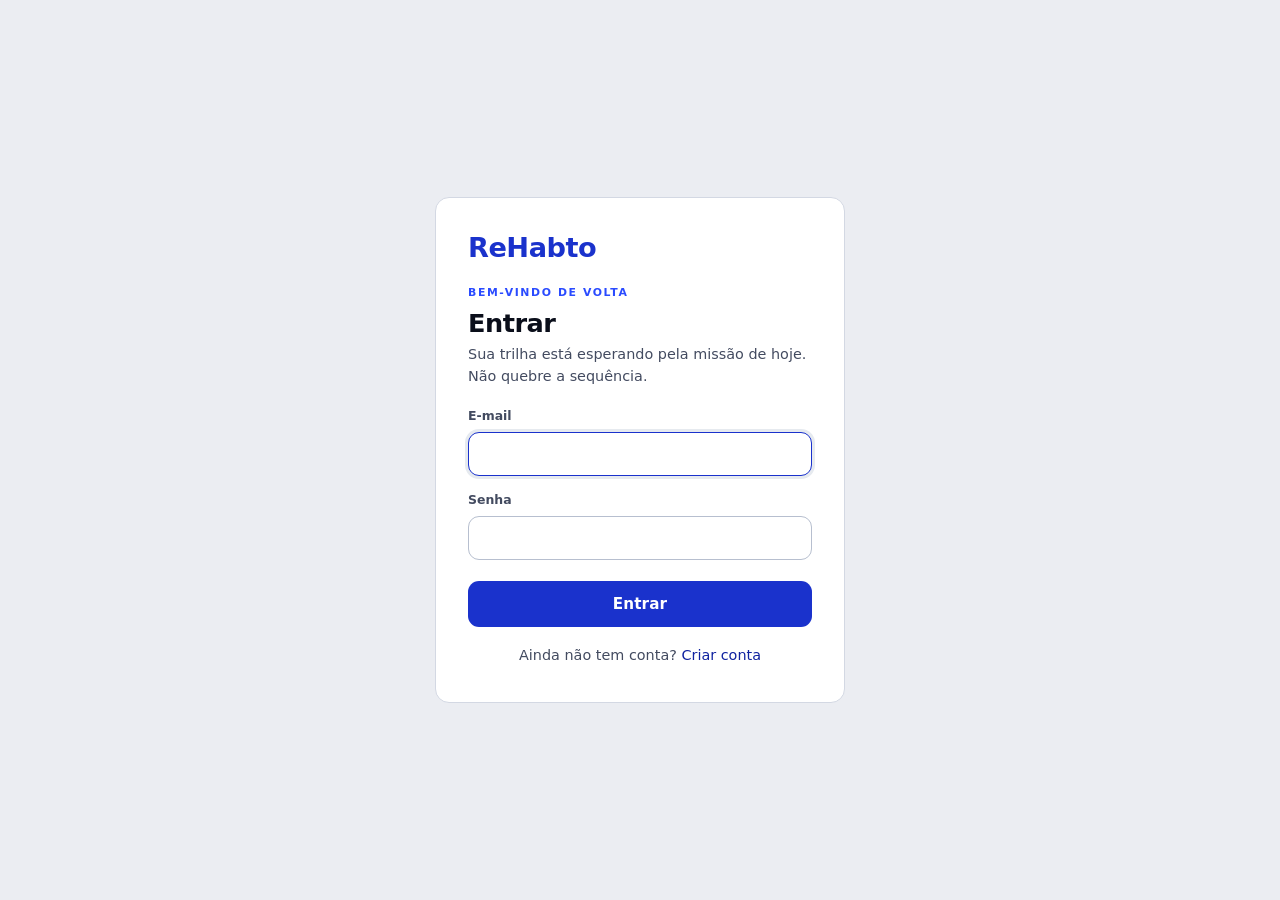
<file: docs/index.html>
<!DOCTYPE html>
<html lang="pt-br">
<head>
    <meta charset="UTF-8">
    <meta name="viewport" content="width=device-width, initial-scale=1.0">
    <title>ReHabto</title>
    <link rel="stylesheet" href="style.css?v=8">
</head>
<body>
    <div id="root"></div>
    <script src="app.js?v=8"></script>
</body>
</html>
</file>
<file: docs/style.css>
/* ==========================================================================
   ReHabto — design minimalista claro
   Branco + azul-escuro + preto. Superfícies planas, sem brilho/glow.
   Ícones SVG (ver _icons.html). Fontes de sistema (offline no .exe).
   ========================================================================== */

:root {
    --bg:        #EBEDF2;   /* fundo do app */
    --surface:   #FFFFFF;   /* cards */
    --surface-2: #F3F5F9;

    --ink:       #0A0E1A;   /* quase preto, forte */
    --ink-soft:  #434B60;
    --ink-dim:   #828B9F;

    --navy:      #1A32CC;   /* cobalto forte (primário) */
    --navy-2:    #1023A0;
    --blue:      #3355FF;
    --blue-soft: #E2E7FF;

    --accent:    #2A4BFF;   /* destaque azul (não-laranja) */
    --accent-bg: #E2E7FF;

    --good:      #0E9E4B;   /* verde forte */
    --good-bg:   #D8F3E2;
    --bad:       #E11D48;   /* vermelho forte */
    --bad-bg:    #FCE0E7;
    --amber:     #0EA5E9;   /* dia de hoje — azul claro (era laranja) */
    --gold:      #C6890F;   /* tesouro */

    --line:      #D3D8E3;
    --line-2:    #B7BFCF;

    --radius:    14px;
    --radius-sm: 11px;
    --font:      "Segoe UI Variable", "Segoe UI", system-ui, -apple-system, "Inter",
                 "Helvetica Neue", Arial, sans-serif;
}

* { box-sizing: border-box; margin: 0; padding: 0; }
html, body { height: 100%; }

body {
    font-family: var(--font);
    color: var(--ink);
    background: var(--bg);
    -webkit-font-smoothing: antialiased;
    line-height: 1.5;
}

h1 { font-size: 1.6rem; font-weight: 800; letter-spacing: -.5px; line-height: 1.12; }
h3 { font-size: 1rem; font-weight: 650; }
a  { color: var(--navy-2); text-decoration: none; }
a:hover { color: var(--blue); }

.eyebrow {
    display: inline-flex; align-items: center; gap: 7px;
    text-transform: uppercase;
    font-size: .68rem; font-weight: 800; letter-spacing: 1.6px;
    color: var(--accent); margin-bottom: 8px;
}

/* Ícones */
.ico { width: 20px; height: 20px; flex: 0 0 auto; vertical-align: middle; }
.ico-sm { width: 16px; height: 16px; }
.ico-lg { width: 28px; height: 28px; }

/* ============================ Botões (flat, sem glow) ==================== */

.btn {
    display: inline-flex; align-items: center; justify-content: center; gap: 9px;
    width: 100%;
    padding: 13px 20px;
    border: 1px solid transparent;
    border-radius: var(--radius-sm);
    background: var(--navy);
    color: #fff;
    font-family: inherit; font-size: .95rem; font-weight: 650;
    letter-spacing: .1px; cursor: pointer;
    transition: background .15s ease, border-color .15s ease, color .15s ease;
    user-select: none;
}
.btn:hover { background: var(--navy-2); }
.btn:active { transform: translateY(1px); }
.btn .ico { width: 18px; height: 18px; }

.btn-primary { background: var(--navy); }
.btn-primary:hover { background: var(--navy-2); }

.btn-good  { background: var(--good); }
.btn-good:hover  { background: #1b8a4c; }
.btn-brick { background: var(--bad); }
.btn-brick:hover { background: #bf3d52; }

.btn-outline {
    background: var(--surface); color: var(--navy);
    border-color: var(--line-2);
}
.btn-outline:hover { background: var(--surface-2); border-color: var(--navy); color: var(--navy); }

.btn-ghost {
    background: transparent; color: var(--ink-soft); border-color: var(--line-2);
}
.btn-ghost:hover { color: var(--ink); border-color: var(--ink-dim); }

/* ============================ Telas centradas =========================== */

.auth-wrap, .plano-wrap, .lock-wrap, .foco-wrap {
    min-height: 100vh; display: grid; place-items: center; padding: 32px 18px;
}

.card, .auth-card, .plano-card, .foco-card, .lock-card,
.trilha-card, .acoes-card, .tabela-card, .cal-card {
    background: var(--surface);
    border: 1px solid var(--line);
    border-radius: var(--radius);
}

.auth-card { width: 100%; max-width: 410px; padding: 36px 32px; animation: fade .35s ease both; }
.auth-card h1 { margin-bottom: 4px; }

/* Marca */
.brand-mark { display: flex; align-items: center; gap: 9px; font-weight: 750; font-size: 1.1rem; letter-spacing: -.3px; margin-bottom: 18px; color: var(--ink); }
.brand-mark .logo, .sidebar .brand .logo {
    width: 34px; height: 34px; border-radius: 9px;
    display: grid; place-items: center; color: #fff; background: var(--navy);
}
.brand-mark .logo .ico, .sidebar .brand .logo .ico { width: 19px; height: 19px; }
.brand-mark .dot, .sidebar .brand .dot { color: var(--navy-2); }

/* Marca: a letra "J" (logo + título) */
.marca-j { display: inline-flex; align-items: center; line-height: 1; }
.marca-j .mj-letra { font-size: 1.7rem; font-weight: 900; color: var(--navy); letter-spacing: -.5px; }
/* Versão compacta na sidebar */
.sidebar .brand .marca-j .mj-letra { font-size: 1.7rem; }

/* Formulários */
.field { margin-bottom: 15px; }
.field label { display: block; font-size: .78rem; font-weight: 600; color: var(--ink-soft); margin-bottom: 6px; }
.field input,
input[type="number"], input[type="text"], input[type="email"], input[type="tel"], input[type="password"] {
    width: 100%; padding: 12px 14px;
    border-radius: var(--radius-sm);
    border: 1px solid var(--line-2);
    background: var(--surface); color: var(--ink);
    font-family: inherit; font-size: .95rem;
    transition: border-color .15s ease, box-shadow .15s ease;
}
input:focus { outline: none; border-color: var(--navy); box-shadow: 0 0 0 3px rgba(18,48,95,.10); }
.row-2 { display: grid; grid-template-columns: 1fr 1fr; gap: 12px; }
.auth-card .btn { margin-top: 6px; }
.auth-switch { margin-top: 18px; text-align: center; font-size: .9rem; color: var(--ink-soft); }
.hint { font-size: .74rem; color: var(--ink-dim); margin-top: 6px; }
.desc { color: var(--ink-soft); font-size: .9rem; margin: 6px 0 20px; }

/* ============================ App shell ================================= */

/* ============================ Aba superior (topbar) ==================== */

.topbar {
    position: sticky; top: 0; z-index: 20;
    display: flex; align-items: center; gap: 22px;
    padding: 9px 26px;
    background: var(--surface);
    border-bottom: 1px solid var(--line);
}
.tb-brand { display: inline-flex; align-items: center; }
.tb-brand .marca-j .mj-letra { font-size: 1.7rem; }

.tb-tabs { display: flex; gap: 6px; }
.tab {
    display: inline-flex; align-items: center; gap: 9px;
    padding: 10px 18px; border-radius: 999px;
    color: var(--ink-soft); font-weight: 700; font-size: .92rem;
    border: 1px solid transparent;
    transition: background .15s ease, color .15s ease, border-color .15s ease;
}
.tab .ico { width: 18px; height: 18px; }
.tab:hover { background: var(--surface-2); color: var(--ink); }
/* Azul sólido só quando selecionada */
.tab.ativa { background: var(--blue); color: #fff; border-color: var(--blue); }
.tab.ativa:hover { background: var(--blue); color: #fff; }
.tab.ativa .ico { color: #fff; }

.tb-user { margin-left: auto; display: inline-flex; align-items: center; gap: 14px; font-size: .86rem; color: var(--ink-soft); }
.tb-recomecar {
    display: inline-flex; align-items: center; gap: 7px;
    padding: 8px 14px; border-radius: 999px; cursor: pointer;
    background: var(--ink); color: #fff; border: 0;
    font-family: inherit; font-weight: 800; font-size: .82rem; letter-spacing: .2px;
    transition: filter .15s ease;
}
.tb-recomecar:hover { filter: brightness(1.06); }
.tb-recomecar .ico { width: 16px; height: 16px; }
.tb-nome { font-weight: 700; color: var(--ink); }
.tb-sair { display: inline-flex; align-items: center; color: var(--ink-soft); }
.tb-sair .ico { width: 19px; height: 19px; }
.tb-sair:hover { color: var(--bad); }

.main { max-width: 900px; margin: 0 auto; padding: 30px 28px; animation: fade .3s ease both; }

/* Aviso de "somente leitura" quando bloqueado */
.lock-note {
    display: flex; align-items: center; gap: 10px;
    background: var(--surface); border: 1px solid var(--line-2);
    border-left: 4px solid var(--ink-soft);
    border-radius: var(--radius-sm); padding: 12px 16px; margin-bottom: 18px;
    font-size: .86rem; color: var(--ink-soft); font-weight: 600;
}
.lock-note .ico { width: 18px; height: 18px; flex: 0 0 auto; }
.lock-note span { flex: 1; }
.lock-note a { white-space: nowrap; font-weight: 700; }

/* ============================ Cabeçalho ================================ */

.page-head { display: flex; align-items: center; justify-content: space-between; gap: 16px; margin-bottom: 22px; }
.stat-row { display: flex; gap: 10px; }
.stat-pill {
    display: inline-flex; align-items: center; gap: 8px;
    background: var(--surface); border: 1px solid var(--line);
    border-radius: var(--radius-sm); padding: 9px 13px;
    font-weight: 600; font-size: .78rem; color: var(--ink-soft);
}
.stat-pill .ico { width: 17px; height: 17px; color: var(--ink-dim); }
.stat-pill .n { font-size: 1.05rem; font-weight: 750; color: var(--ink); }
.stat-pill.flame .ico { color: var(--amber); }
.stat-pill.pts .ico { color: var(--navy-2); }

/* Título de seção */
.sec-titulo { display: flex; align-items: center; gap: 9px; font-size: 1rem; font-weight: 700; color: var(--ink); margin-bottom: 14px; }
.sec-titulo .ico { width: 19px; height: 19px; color: var(--navy-2); }
.sec-titulo .sub { margin-left: auto; font-size: .76rem; font-weight: 500; color: var(--ink-dim); }

.bloco { margin-bottom: 22px; }
.trilha-card, .acoes-card, .cal-card, .ofensiva-card { padding: 22px 24px; }

/* ============================ Engajamento (ofensiva / marcos / congeladores) === */
.ofensiva-card { display: flex; flex-direction: column; gap: 14px; }
.of-hero { display: flex; align-items: center; gap: 16px; }
.of-flame { display: inline-flex; align-items: center; gap: 4px; }
.of-flame .ico { width: 46px; height: 46px; color: #FF6A1A; fill: rgba(255,106,26,.14); filter: drop-shadow(0 2px 6px rgba(255,106,26,.35)); }
.of-num { font-size: 2.4rem; font-weight: 900; letter-spacing: -1.5px; color: var(--ink); line-height: 1; }
.of-info .of-label { font-weight: 700; color: var(--ink); font-size: .95rem; }
.of-info .of-meta { font-size: .82rem; color: var(--ink-soft); margin-top: 3px; display: inline-flex; align-items: center; gap: 4px; flex-wrap: wrap; }
.of-escudos { display: inline-flex; align-items: center; gap: 4px; font-weight: 700; color: var(--blue); }
.of-escudos .ico { width: 15px; height: 15px; }

.of-medalhas { display: flex; gap: 10px; flex-wrap: wrap; }
.medalha { display: inline-flex; align-items: center; gap: 5px; padding: 6px 12px; border-radius: 999px; font-weight: 800; font-size: .8rem; border: 1px solid var(--line-2); }
.medalha .ico { width: 16px; height: 16px; }
.medalha.ganha { background: var(--blue-soft); color: var(--navy); border-color: transparent; }
.medalha.ganha .ico { color: var(--gold); fill: rgba(198,137,15,.2); }
.medalha.bloqueada { color: var(--ink-dim); opacity: .65; }
.medalha.bloqueada .ico { color: var(--ink-dim); }

.frase-dia { font-style: italic; color: var(--ink-soft); font-size: .9rem; border-top: 1px solid var(--line); padding-top: 12px; }

.of-risco { display: flex; align-items: center; gap: 9px; margin-bottom: 16px; padding: 12px 16px; border-radius: var(--radius-sm);
    background: var(--surface); border: 1px solid var(--line-2); border-left: 4px solid #FF6A1A; color: var(--ink); font-weight: 700; font-size: .9rem; }
.of-risco .ico { width: 19px; height: 19px; color: #FF6A1A; fill: rgba(255,106,26,.15); flex: 0 0 auto; }

/* feedback na tela de bloqueio */
.lock-ofensiva { display: inline-flex; align-items: center; gap: 7px; justify-content: center; font-size: 1.05rem; font-weight: 800; color: var(--ink); margin-bottom: 8px; }
.lock-ofensiva .ico { width: 22px; height: 22px; color: #FF6A1A; fill: rgba(255,106,26,.15); }
.lock-ofensiva b { color: #FF6A1A; font-size: 1.2em; }
.lock-escudo { color: var(--blue); display: inline-flex; align-items: center; gap: 3px; font-size: .85rem; }
.lock-escudo .ico { width: 15px; height: 15px; }
.lock-marco, .lock-protegido { display: inline-flex; align-items: center; gap: 7px; justify-content: center; font-weight: 700; font-size: .9rem; margin: 0 auto 8px; padding: 8px 14px; border-radius: 999px; }
.lock-marco { background: var(--blue-soft); color: var(--navy); }
.lock-marco .ico { color: var(--gold); width: 18px; height: 18px; }
.lock-protegido { background: #E6F4FF; color: #0b5cad; }
.lock-protegido .ico { width: 17px; height: 17px; }

/* ============================ Card de ações (topo) ===================== */

.acoes-card { text-align: center; }
.missao-icone {
    width: 56px; height: 56px; margin: 0 auto 12px; border-radius: 14px;
    display: grid; place-items: center; color: var(--navy); background: var(--blue-soft);
}
.missao-icone .ico { width: 28px; height: 28px; }
.missao { font-size: 1.15rem; font-weight: 700; }
.missao-detalhe { color: var(--ink-soft); font-size: .9rem; margin: 6px 0 20px; }
.timer-chip {
    display: flex; align-items: center; justify-content: center; gap: 10px; flex-wrap: wrap;
    max-width: 420px; margin: 0 auto 16px;
    padding: 10px 16px; border-radius: 999px;
    background: var(--blue-soft); border: 1px solid var(--line-2);
    color: var(--navy); font-weight: 700; font-size: .88rem;
}
.timer-chip .ico { width: 17px; height: 17px; color: var(--blue); }
.timer-chip b { font-variant-numeric: tabular-nums; }
.timer-chip a { font-weight: 700; }

.acoes-botoes { display: flex; flex-direction: column; gap: 10px; max-width: 380px; margin: 0 auto; }
.acoes-secundarias { max-width: 380px; margin: 10px auto 0; }

.status-feito {
    display: flex; align-items: center; gap: 13px; text-align: left;
    background: var(--good-bg); border: 1px solid #CDEBD9;
    border-radius: var(--radius-sm); padding: 16px 18px;
    color: var(--ink); font-size: .92rem;
}
.status-feito.falhou { background: var(--bad-bg); border-color: #F3D2D8; }
.status-feito .badge { width: 34px; height: 34px; flex: 0 0 auto; border-radius: 9px; display: grid; place-items: center; color: #fff; background: var(--good); }
.status-feito.falhou .badge { background: var(--bad); }
.status-feito .badge .ico { width: 20px; height: 20px; }

/* ---- Aviso de desistência: sem fundo, animação solta ---- */
.status-feito.falhou.fogo-aviso {
    gap: 22px; padding: 14px 4px; text-align: left;
    background: none; border: none; box-shadow: none;
}
.fogo-aviso .txt .titulo-fogo { font-size: 1.4rem; font-weight: 800; letter-spacing: -.3px; line-height: 1.2; }
.fogo-aviso .txt .sub-fogo { color: var(--ink-soft); font-size: 1rem; margin-top: 5px; }

/* Estado inicial: fogo apagado e texto escondido (a sequência JS revela) */
.fogo-aviso .fogo { opacity: 0; transform: scale(.3); }
.fogo-aviso .fogo.aceso { animation: acender .75s cubic-bezier(.2,.9,.3,1.5) forwards; }
.fogo-aviso .txt { opacity: 0; transform: translateY(12px); }
.fogo-aviso .txt.revelar { animation: revelar-txt .6s ease forwards; }

/* Clarão do acendimento */
.fogo .flare {
    position: absolute; bottom: 4px; left: calc(50% - 8px); width: 96px; height: 96px; margin-left: -48px;
    border-radius: 50%; opacity: 0; pointer-events: none;
    background: radial-gradient(circle, rgba(255,180,70,.75), rgba(255,120,30,.30) 42%, transparent 70%);
}
.fogo.aceso .flare { animation: flare .85s ease-out; }

/* Palavra "DESISTIU" em evidência */
.fogo-aviso .titulo-fogo .destaque {
    color: var(--bad); font-weight: 900; font-size: 1.22em; letter-spacing: .5px;
}
.fogo-aviso.congelou .titulo-fogo { color: #2C6FB0; }

/* Congelamento (estado "desistiu"): a chama PARA, fica AZUL e um cristal de gelo se forma em volta */
.fogo .chama, .fogo .brasa { transition: background .7s ease, box-shadow .7s ease; }
.fogo.congelando .chama,
.fogo.congelando .brasa { animation-play-state: paused; }        /* chama totalmente parada */
.fogo.congelando .c1 { background: #4F9FE6; box-shadow: 0 0 24px 6px rgba(79,159,230,.45); }
.fogo.congelando .c2 { background: #8AC6F2; }
.fogo.congelando .c3 { background: #DCEFFF; }
.fogo.congelando .brasa { background: radial-gradient(ellipse, rgba(120,180,235,.5), transparent 70%); }

/* Cristal de gelo facetado, centralizado sobre a chama */
.fogo .pedra-gelo {
    position: absolute; left: 50%; top: 46px; margin: 0;
    width: 86px; height: 108px;
    transform: translate(-50%, -50%) scale(.4);
    transform-origin: center center;
    opacity: 0; pointer-events: none;
    clip-path: polygon(50% 0%, 72% 11%, 90% 44%, 81% 82%, 50% 100%, 19% 82%, 10% 44%, 28% 11%);
    background:
        linear-gradient(150deg, rgba(242,251,255,.82), rgba(163,212,255,.50) 52%, rgba(86,148,216,.58)),
        radial-gradient(115% 75% at 30% 18%, rgba(255,255,255,.70), transparent 52%);
    filter: drop-shadow(0 6px 13px rgba(104,165,226,.55));
}
.fogo .pedra-gelo::before {   /* brilho especular diagonal */
    content: ""; position: absolute; inset: 0;
    background: linear-gradient(116deg, transparent 40%, rgba(255,255,255,.7) 48%, transparent 56%);
}
.fogo .pedra-gelo::after {    /* facetas internas do cristal */
    content: ""; position: absolute; inset: 0;
    background:
        linear-gradient(62deg,  transparent 58%, rgba(255,255,255,.32) 59.5%, transparent 61%),
        linear-gradient(-50deg, transparent 52%, rgba(255,255,255,.24) 53.5%, transparent 55%),
        linear-gradient(200deg, transparent 70%, rgba(120,175,225,.35) 72%, transparent 74%);
}
.fogo.congelando .pedra-gelo { animation: formar-gelo 1.4s cubic-bezier(.2,.8,.3,1) forwards; }

/* Chama em camadas — sway lento e suave (bem deboa) */
.fogo { position: relative; width: 62px; height: 78px; flex: 0 0 auto; margin-right: 22px; }
.fogo .chama {
    position: absolute; bottom: 10px; left: calc(50% - 13px);
    border-radius: 0 50% 50% 50%;
    transform-origin: center bottom;
    transform: rotate(45deg);
}
.fogo .c1 { width: 46px; height: 46px; margin-left: -23px; background: #FF6A1A;
            box-shadow: 0 0 26px 6px rgba(255,120,30,.40); animation: flicker-1 2.6s ease-in-out infinite; }
.fogo .c2 { width: 32px; height: 32px; margin-left: -16px; bottom: 12px; background: #FF9F2E; animation: flicker-2 2.1s ease-in-out infinite; }
.fogo .c3 { width: 17px; height: 17px; margin-left: -8.5px; bottom: 16px; background: #FFD24C; animation: flicker-3 1.7s ease-in-out infinite; }
.fogo .brasa {
    position: absolute; bottom: 4px; left: calc(50% - 6px); width: 44px; height: 12px; margin-left: -22px;
    background: radial-gradient(ellipse, rgba(255,140,40,.55), transparent 70%);
    border-radius: 50%; animation: brasa-glow 2.6s ease-in-out infinite;
}

/* ============================ Calendário =============================== */

.cal-head { display: flex; align-items: center; justify-content: space-between; margin-bottom: 14px; }
.cal-mes { font-weight: 700; font-size: .95rem; text-transform: capitalize; }
.cal-grid { display: grid; grid-template-columns: repeat(7, 1fr); gap: 5px; }
.cal-dow { text-align: center; font-size: .66rem; font-weight: 700; letter-spacing: .5px; text-transform: uppercase; color: var(--ink-dim); padding-bottom: 4px; }
.cal-cel {
    aspect-ratio: 1 / 1; display: grid; place-items: center; position: relative;
    border-radius: 9px; font-size: .82rem; font-weight: 600; color: var(--ink-soft);
    border: 1px solid transparent;
}
.cal-cel.fora { color: var(--ink-dim); opacity: .45; }
.cal-cel.plano { border-color: var(--line-2); color: var(--ink); }
.cal-cel.cumprida { background: var(--good); color: #fff; border-color: transparent; }
.cal-cel.falha { background: var(--bad-bg); color: var(--bad); border-color: #F3D2D8; }
.cal-cel.futuro { border-style: dashed; border-color: var(--line-2); color: var(--ink-soft); }
.cal-cel.hoje { border: 2px solid var(--amber); color: var(--ink); font-weight: 750; }
.cal-legenda { display: flex; flex-wrap: wrap; gap: 14px; margin-top: 16px; padding-top: 14px; border-top: 1px solid var(--line); font-size: .74rem; color: var(--ink-soft); }
.cal-legenda span { display: inline-flex; align-items: center; gap: 6px; }
.legenda-dot { width: 11px; height: 11px; border-radius: 3px; display: inline-block; }

/* ============================ Trilha do tesouro (serpentina) =========== */

.tesouro { position: relative; padding: 18px 0 8px; }
.tesouro::before {
    content: ""; position: absolute; top: 26px; bottom: 40px; left: 50%;
    width: 0; border-left: 2px dashed var(--line-2); transform: translateX(-50%);
}
.tesouro-nós { position: relative; display: flex; flex-direction: column; align-items: center; gap: 22px; }

/* Círculos maiores. Cores sólidas — sem gradiente, sem brilho. */
.marco {
    position: relative; z-index: 1; left: 0;
    width: 58px; height: 58px; border-radius: 50%;
    display: grid; place-items: center;
    font-weight: 700; font-size: 1rem; color: var(--ink-soft);
    background: #fff; border: 2px solid var(--line-2);
    animation: node-in .45s cubic-bezier(.2,.9,.3,1.35) both;
    animation-delay: calc(var(--i, 0) * 45ms);
    transition: transform .12s ease;
}
.marco:hover { transform: scale(1.09); z-index: 2; }

/* Serpentina: desloca cada nó em onda (período 8) — usa `left`, não `transform` */
.marco:nth-child(8n+2){ left: 66px; }
.marco:nth-child(8n+3){ left: 104px; }
.marco:nth-child(8n+4){ left: 66px; }
.marco:nth-child(8n+6){ left: -66px; }
.marco:nth-child(8n+7){ left: -104px; }
.marco:nth-child(8n+0){ left: -66px; }

/* Dias concluídos = preenchidos (verde sólido). */
.marco.cumprida { background: var(--good); color: #fff; border-color: var(--good); }
.marco.falha { background: #fff; color: var(--bad); border-color: var(--bad); border-style: dashed; }
.marco.futuro { background: #fff; color: var(--ink-dim); border-style: dashed; }
/* Hoje = contorno âmbar sólido + animação de movimento (pulo), sem luz. */
.marco.hoje {
    background: #fff; color: var(--ink); border: 3px solid var(--amber); font-weight: 800;
    animation: bob 1.6s ease-in-out infinite;
}
.marco.tesouro-fim { width: 68px; height: 68px; border: 2px solid var(--gold); color: var(--gold); background: #FBF6E7; }
.marco.tesouro-fim .ico { width: 32px; height: 32px; }
.marco.tesouro-fim.cumprida { background: var(--gold); color: #fff; border-color: var(--gold); }

.trilha-legenda { display: flex; flex-wrap: wrap; gap: 14px; justify-content: center; margin-top: 10px; padding-top: 14px; border-top: 1px solid var(--line); font-size: .74rem; color: var(--ink-soft); }
.trilha-legenda span { display: inline-flex; align-items: center; gap: 6px; }

/* ============================ Progresso =============================== */

.progress-wrap { margin-bottom: 18px; }
.progress-bar { height: 10px; border-radius: 999px; background: var(--line); overflow: hidden; }
.progress-fill { height: 100%; border-radius: 999px; background: var(--navy); animation: fill 1s cubic-bezier(.3,.9,.3,1) both; }
.progress-meta { display: flex; justify-content: space-between; font-size: .74rem; color: var(--ink-soft); margin-top: 7px; font-weight: 500; }

/* ============================ Categorias (chips) ====================== */

.plano-card { width: 100%; max-width: 600px; padding: 36px 34px; animation: fade .35s ease both; }
.chip-grid { display: grid; grid-template-columns: repeat(2, 1fr); gap: 10px; margin: 8px 0 22px; }
.chip {
    display: flex; align-items: center; gap: 11px; padding: 13px 15px;
    border-radius: var(--radius-sm); background: var(--surface);
    border: 1px solid var(--line-2); cursor: pointer;
    font-weight: 600; font-size: .88rem; color: var(--ink-soft);
    transition: border-color .15s ease, color .15s ease, background .15s ease;
}
.chip .ico { width: 20px; height: 20px; color: var(--ink-dim); }
.chip input { position: absolute; opacity: 0; pointer-events: none; }
.chip:hover { border-color: var(--navy); color: var(--ink); }
.chip:has(input:checked) { border-color: var(--navy); background: var(--blue-soft); color: var(--navy); }
.chip:has(input:checked) .ico { color: var(--navy); }

/* ============================ Histórico =============================== */

.tabelas { display: grid; grid-template-columns: 1fr 1fr; gap: 16px; }
.tabela-card { padding: 20px 22px; }
.tabela-card h3 { display: flex; align-items: center; gap: 8px; margin-bottom: 12px; }
.tabela-card h3 .ico { width: 18px; height: 18px; }
.tabela-card h3 .ok { color: var(--good); }
.tabela-card h3 .no { color: var(--bad); }
table { width: 100%; border-collapse: collapse; font-size: .86rem; }
thead th { text-align: left; font-size: .68rem; text-transform: uppercase; letter-spacing: .6px; color: var(--ink-dim); padding: 7px 8px; border-bottom: 1px solid var(--line); }
tbody td { padding: 10px 8px; border-bottom: 1px solid var(--line); color: var(--ink); }
tbody tr:last-child td { border-bottom: 0; }
.vazio { color: var(--ink-dim); font-size: .85rem; padding: 16px 2px; }
.count-badge { margin-left: auto; font-size: .74rem; font-weight: 700; background: var(--surface-2); border: 1px solid var(--line); padding: 2px 9px; border-radius: 999px; color: var(--ink-soft); }

/* ============================ Foco / timer ============================ */

.foco-card { width: 100%; max-width: 440px; text-align: center; padding: 36px 32px; animation: fade .35s ease both; }
.timer-ring { position: relative; width: 210px; height: 210px; margin: 10px auto 20px; }
.timer-ring svg { transform: rotate(-90deg); }
.timer-ring .track { stroke: var(--line); }
.timer-ring .prog { stroke: var(--navy); stroke-linecap: round; transition: stroke-dashoffset 1s linear; }
.timer-num { position: absolute; inset: 0; display: grid; place-content: center; font-size: 2.6rem; font-weight: 750; letter-spacing: -1px; font-variant-numeric: tabular-nums; color: var(--ink); }
.timer-num small { display: block; font-size: .72rem; font-weight: 600; color: var(--ink-soft); letter-spacing: 1.5px; text-transform: uppercase; margin-top: 4px; }
.foco-titulo { display: inline-flex; align-items: center; gap: 8px; font-size: 1.25rem; font-weight: 700; }
.foco-titulo .ico { color: var(--navy-2); }
.foco-sub { color: var(--ink-soft); font-size: .88rem; margin: 6px 0 20px; }
.foco-acoes { display: flex; flex-direction: column; gap: 10px; }

/* ============================ Lock ==================================== */

.lock-card { width: 100%; max-width: 420px; text-align: center; padding: 40px 34px; animation: fade .35s ease both; }
.lock-card .icone { width: 60px; height: 60px; margin: 0 auto 14px; border-radius: 16px; display: grid; place-items: center; color: var(--navy); background: var(--blue-soft); }
.lock-card .icone .ico { width: 30px; height: 30px; }
.lock-card h1 { margin-bottom: 10px; }
.lock-card p { color: var(--ink-soft); font-size: .9rem; }
.contagem { font-size: 2.5rem; font-weight: 750; letter-spacing: .5px; font-variant-numeric: tabular-nums; margin: 20px 0 10px; color: var(--navy); }

/* ============================ Flash ================================== */

.flash-list { display: flex; flex-direction: column; gap: 9px; margin-bottom: 16px; }
.flash { padding: 11px 15px; border-radius: var(--radius-sm); font-size: .86rem; font-weight: 550; border: 1px solid var(--line-2); }
.flash.erro { background: var(--bad-bg); border-color: #F3D2D8; color: #9c2f41; }
.flash.sucesso { background: var(--good-bg); border-color: #CDEBD9; color: #147a41; }

/* Confete */
#confetti { position: fixed; inset: 0; pointer-events: none; z-index: 50; }

/* ============================ Keyframes ============================== */

@keyframes fade    { from { opacity: 0; transform: translateY(8px); } to { opacity: 1; transform: none; } }
@keyframes node-in { from { opacity: 0; transform: translateY(16px) scale(.5); } to { opacity: 1; transform: none; } }
@keyframes fill    { from { width: 0; } }
@keyframes bob     { 0%,100% { transform: translateY(0); } 50% { transform: translateY(-7px); } }

/* Fogo tranquilo: cada chama balança em fase diferente */
@keyframes flicker-1 {
    0%,100% { transform: rotate(45deg) scaleY(1);    opacity: .95; box-shadow: 0 0 24px 5px rgba(255,120,30,.36); }
    35%     { transform: rotate(42deg) scaleY(1.08); opacity: 1;   box-shadow: 0 0 30px 7px rgba(255,120,30,.46); }
    70%     { transform: rotate(48deg) scaleY(.94);  opacity: .92; box-shadow: 0 0 22px 4px rgba(255,120,30,.32); }
}
@keyframes flicker-2 {
    0%,100% { transform: rotate(45deg) scaleY(1); }
    40%     { transform: rotate(49deg) scaleY(1.1) translateY(-2px); }
    75%     { transform: rotate(41deg) scaleY(.93); }
}
@keyframes flicker-3 {
    0%,100% { transform: rotate(45deg) scaleY(1);   opacity: .9; }
    50%     { transform: rotate(45deg) scaleY(1.15) translateY(-3px); opacity: 1; }
}
@keyframes brasa-glow {
    0%,100% { opacity: .5;  transform: scaleX(1); }
    50%     { opacity: .85; transform: scaleX(1.12); }
}
/* Acendimento forte (estoura e assenta) */
@keyframes acender {
    0%   { opacity: 0; transform: scale(.3); }
    55%  { opacity: 1; transform: scale(1.3); }
    100% { opacity: 1; transform: scale(1); }
}
@keyframes flare {
    0%   { opacity: 0;  transform: scale(.2); }
    30%  { opacity: .95; transform: scale(1.05); }
    100% { opacity: 0;  transform: scale(1.5); }
}
@keyframes revelar-txt { to { opacity: 1; transform: none; } }
@keyframes formar-gelo {
    0%   { opacity: 0; transform: translate(-50%, -50%) scale(.4); }
    55%  { opacity: 1; transform: translate(-50%, -50%) scale(1.07); }
    100% { opacity: 1; transform: translate(-50%, -50%) scale(1); }
}

/* ============================ Responsivo ============================= */

@media (max-width: 820px) {
    .topbar { gap: 12px; padding: 8px 16px; }
    .tb-nome { display: none; }
    .main { padding: 22px 18px; }
    .tabelas, .row-2, .chip-grid { grid-template-columns: 1fr; }
}
@media (max-width: 560px) {
    .tab span { display: none; }         /* só ícones nas abas em telas bem estreitas */
    .tab { padding: 10px 13px; }
}

/* Serpentina mais compacta em telas estreitas */
@media (max-width: 620px) {
    .marco { width: 48px; height: 48px; font-size: .9rem; }
    .marco:nth-child(8n+2){ left: 44px; }
    .marco:nth-child(8n+3){ left: 70px; }
    .marco:nth-child(8n+4){ left: 44px; }
    .marco:nth-child(8n+6){ left: -44px; }
    .marco:nth-child(8n+7){ left: -70px; }
    .marco:nth-child(8n+0){ left: -44px; }
}

@media (prefers-reduced-motion: reduce) {
    *, .marco.hoje { animation: none !important; transition: none !important; }
}
</file>
